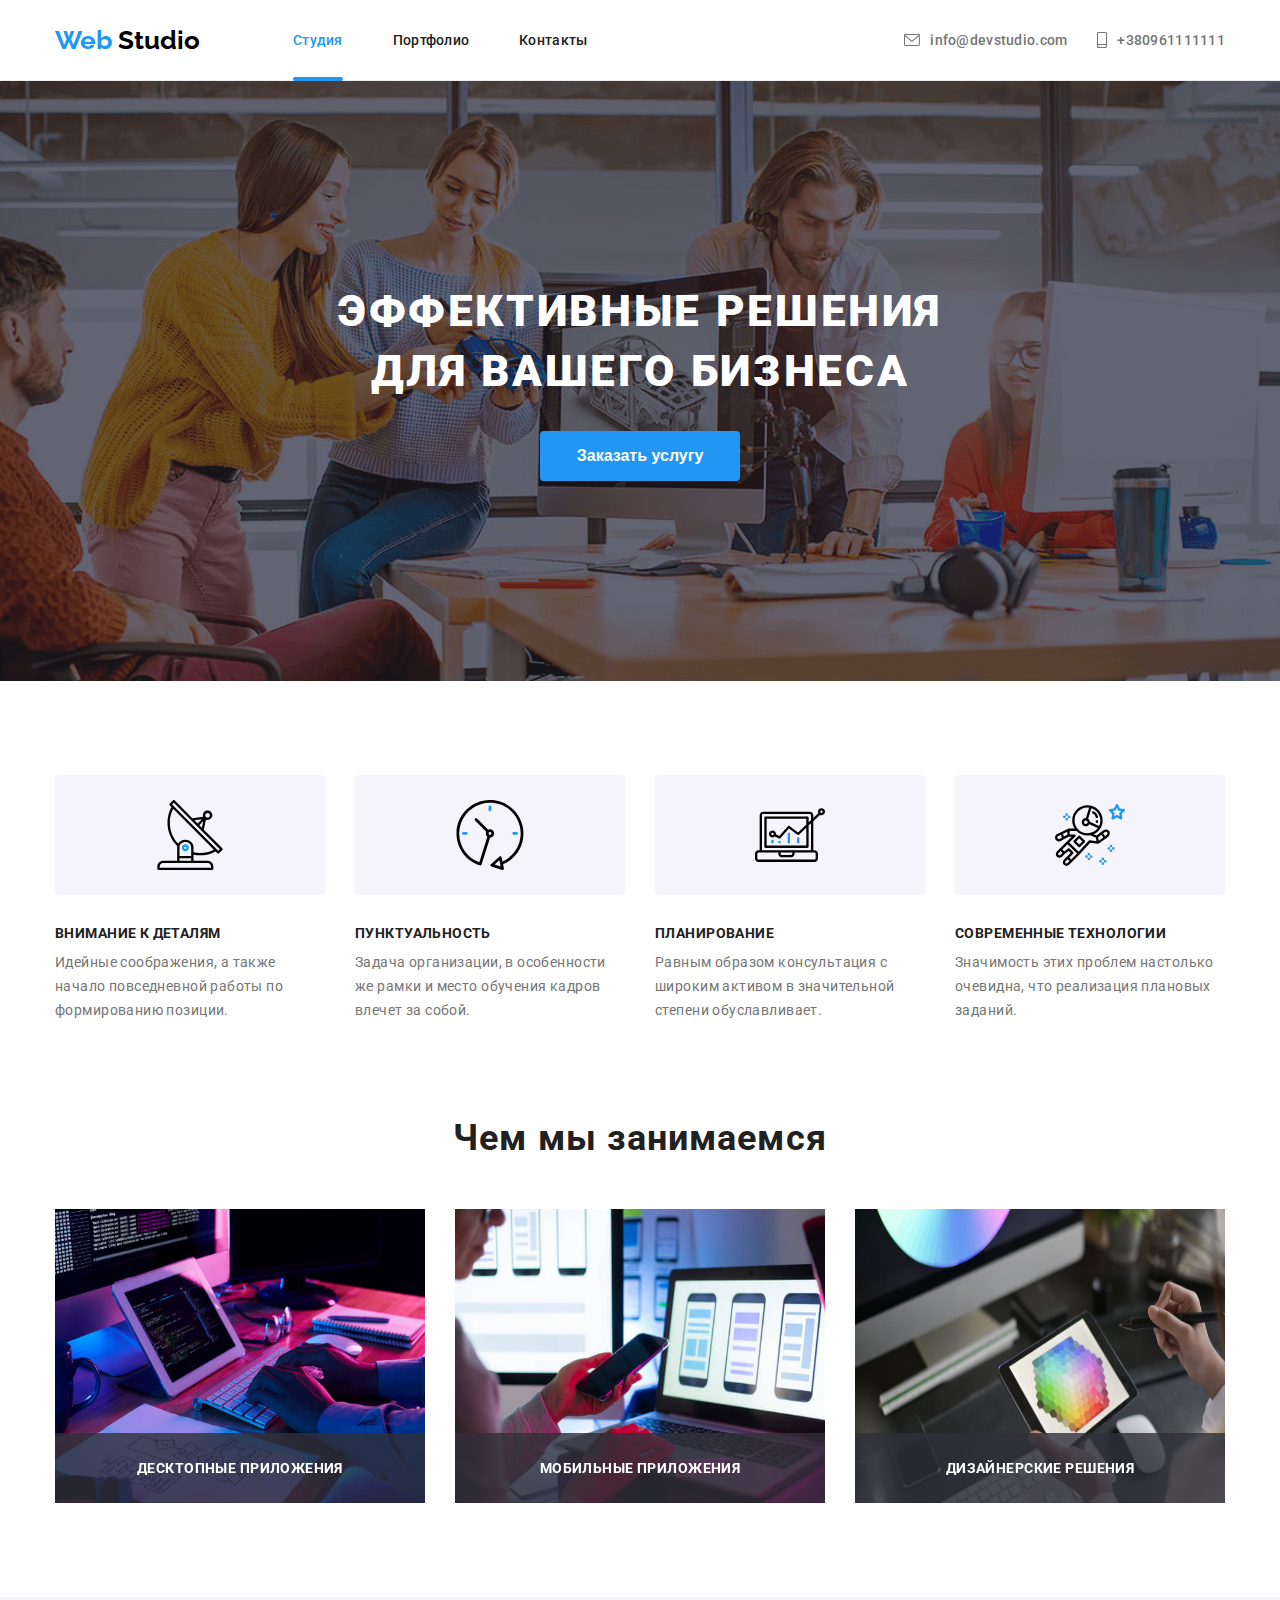
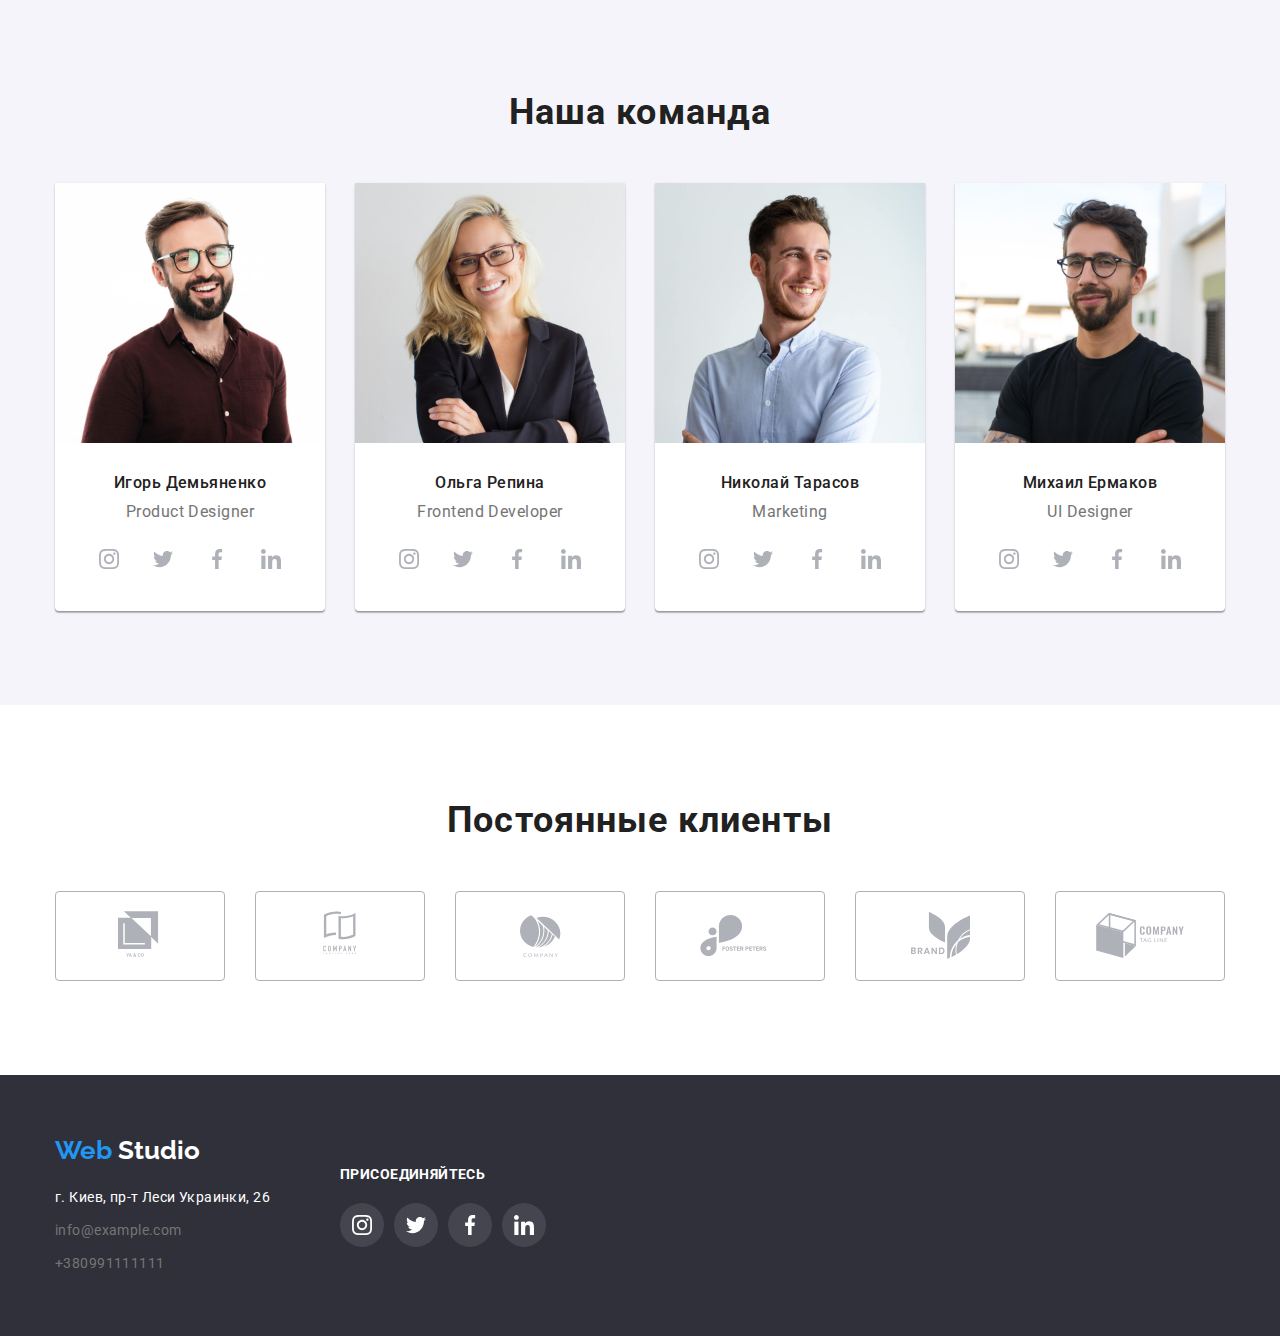
<file: index.html>
<!DOCTYPE html>
<html lang="ru">
<head>
    <meta charset="UTF-8">
    <meta name="viewport" content="width=device-width, initial-scale=1.0">
    <title>Web studio</title> 
    <link rel="stylesheet" href="https://cdnjs.com/libraries/modern-normalize">
    <link rel="stylesheet" href="./css/styles.css"/>
    <link rel="preconnect" href="https://fonts.gstatic.com">
    <link href="https://fonts.googleapis.com/css2?family=Raleway:wght@700&family=Roboto:wght@400;500;700;900&display=swap" rel="stylesheet">
</head>

<body class="body">

    <header class="header">
        <div class="conteiner">

            <a class="logo" href="/">
                <span class="logo-blue">Web</span> <span class="logo-black">Studio</span>
            </a>

            <nav class="nav">
                <ul class="nav__list">
                    <li class="nav__list-item">
                        <a class="nav__list-item-link current" href="">Студия</a>
                    </li>
                    <li class="nav__list-item">
                        <a class="nav__list-item-link" href="./portfolio/portfolio.html">Портфолио</a>
                    </li>
                    <li class="nav__list-item">
                        <a class="nav__list-item-link" href="">Контакты</a>
                    </li>
                </ul>
            </nav>

            <address class="address">
                <ul class="address-list">
                    <li class="address-list-item">
                        <a class="address__mail" href="mailto:info@example.com">
                                <svg class="address__mail-icon" width="16" height="12">
                                    <use href="./images/sprite.svg#envelope"></use>
                                </svg>
                            info@devstudio.com
                        </a>
                    </li>
                    <li class="address-list-item">
                        <a class="address__tel" href="tel:380991111111">
                                <svg class="address__tel-icon" width="10" height="16">
                                    <use href="./images/sprite.svg#smartphone"></use>
                                </svg>
                            +380961111111
                        </a>
                    </li>
                </ul>
            </address>

        </div>
    </header>  

    <main>

        <!--hero-->
        <section class="hero overlay">
            <div class="conteiner" >
            
                <h1 class="hero__title">Эффективные решения для вашего бизнеса</h1>
                <button class="hero__button" type="button" data-modal-open>Заказать услугу</button>
            
                <div class="backdrop is-hidden" data-modal>
                    <div class="modal">
                        <p class="modal-text"></p>
                        <button class="close" data-modal-close>
                            <svg class="close-icon">
                                <use href="./images/sprite.svg#close"></use>
                            </svg>
                        </button>
                    </div>
                </div>
            </div>
        </section>

        <!--Описание-->
        <section class="advantage">
            <div class="conteiner">
                <ul class="advantage__list">

                    <li class="advantage__list-item">
                        <svg class="advantage__list-icon" width="70" height="70">
                            <use href="./images/sprite.svg#antenna"></use>
                        </svg>
                        <h3 class="advantage__list-item-title">Внимание к деталям</h3>
                        <p class="advantage__list-item-description">Идейные соображения, а также начало повседневной работы по формированию позиции.</p>
                    </li>

                    <li class="advantage__list-item">
                        <svg class="advantage__list-icon" width="70" height="70">
                            <use href="./images/sprite.svg#clock"></use>
                        </svg>
                        <h3 class="advantage__list-item-title">Пунктуальность</h3>
                        <p class="advantage__list-item-description">Задача организации, в особенности же рамки и место обучения кадров влечет за собой.</p>
                    </li>

                    <li class="advantage__list-item">
                        <svg class="advantage__list-icon" width="70" height="70">
                            <use href="./images/sprite.svg#diagram"></use>
                        </svg>
                        <h3 class="advantage__list-item-title">Планирование</h3>
                        <p class="advantage__list-item-description">Равным образом консультация с широким активом в значительной степени обуславливает.</p>
                    </li> 

                    <li class="advantage__list-item">
                        <svg class="advantage__list-icon" width="70" height="70">
                            <use href="./images/sprite.svg#astronaut"></use>
                        </svg>
                        <h3 class="advantage__list-item-title">Современные технологии</h3>
                        <p class="advantage__list-item-description">Значимость этих проблем настолько очевидна, что реализация плановых заданий.</p>
                    </li>

                </ul>
            </div>
        </section>

        <!--Чем мы занимаемся-->
        <section class="activities">
            <div class="conteiner">
                <h2 class="aboutus__title">Чем мы занимаемся</h2>
                <ul class="activities__list">

                    <li class="activities__list-item">
                        <img class="activities__list-item-picture" src="./images/1.jpg" alt="Мужчина делает разметку на планшете" width="370" height="294">
                        <p class="activities__list-item-text">Десктопные приложения</p>
                    </li>

                    <li class="activities__list-item">
                        <img class="activities__list-item-picture" src="./images/2.jpg" alt="Женщина адаптирует приложение к телефону" width="370" height="294">
                        <p class="activities__list-item-text">Мобильные приложения</p>
                    </li>

                    <li class="activities__list-item">
                        <img class="activities__list-item-picture" src="./images/3.jpg" alt="На планшете изображена диаграмма цветов" width="370" height="294">
                        <p class="activities__list-item-text">Дизайнерские решения</p>
                    </li>

                </ul>
            </div>
        </section>

        <!--Команда-->
        <section class="team">
            <div class="conteiner">
                <h2 class="aboutus__title">Наша команда</h2>
                <ul class="team__list">

                    <li class="team__list-item">
                        <img class="team__list-item-photo" src="./images/4.jpg" alt="Мужчина в очках" width="270" height="260">
                        <div class="team__list-info">
                            <h3 class="team__list-item-name">Игорь Демьяненко</h3>
                            <p class="team__list-item-position" lang="en">Product Designer</p>
                            <ul class="social-list">
                                <li class="social-list-item">
                                    <a class="social-list_link" href="">
                                        <svg width="20px" height="20px" class="social-link-icon">
                                            <use href="./images/sprite.svg#instagram"></use>
                                        </svg>
                                    </a>
                                </li>
                                <li class="social-list-item">
                                    <a class="social-list_link" href="">
                                        <svg width="20px" height="20px" class="social-link-icon">
                                            <use href="./images/sprite.svg#twitter"></use>
                                        </svg>
                                    </a>
                                </li>
                                <li class="social-list-item">
                                    <a class="social-list_link" href="">
                                        <svg width="20px" height="20px" class="social-link-icon">
                                            <use href="./images/sprite.svg#facebook"></use>
                                        </svg>
                                    </a>
                                </li>
                                <li class="social-list-item">
                                    <a class="social-list_link" href="">
                                        <svg width="20px" height="20px" class="social-link-icon">
                                            <use href="./images/sprite.svg#linkedin"></use>
                                        </svg>
                                    </a>
                                </li>
                            </ul>    
                        </div>
                    </li>

                    <li class="team__list-item">
                        <img class="team__list-item-photo" src="./images/5.jpg" alt="Женщина блондинка" width="270" height="260">
                        <div class="team__list-info">
                            <h3 class="team__list-item-name">Ольга Репина</h3>
                            <p class="team__list-item-position" lang="en">Frontend Developer</p>
                            <ul class="social-list">
                                <li class="social-list-item">
                                    <a class="social-list_link" href="">
                                        <svg width="20px" height="20px" class="social-link-icon">
                                            <use href="./images/sprite.svg#instagram"></use>
                                        </svg>
                                    </a>
                                </li>
                                <li class="social-list-item">
                                    <a class="social-list_link" href="">
                                        <svg width="20px" height="20px" class="social-link-icon">
                                            <use href="./images/sprite.svg#twitter"></use>
                                        </svg>
                                    </a>
                                </li>
                                <li class="social-list-item">
                                    <a class="social-list_link" href="">
                                        <svg width="20px" height="20px" class="social-link-icon">
                                            <use href="./images/sprite.svg#facebook"></use>
                                        </svg>
                                    </a>
                                </li>
                                <li class="social-list-item">
                                    <a class="social-list_link" href="">
                                        <svg width="20px" height="20px" class="social-link-icon">
                                            <use href="./images/sprite.svg#linkedin"></use>
                                        </svg>
                                    </a>
                                </li>
                            </ul>    
                        </div>
                    </li>

                    <li class="team__list-item">
                        <img class="team__list-item-photo" src="./images/6.jpg" alt="Мужчина в рубашке" width="270" height="260">
                        <div class="team__list-info">
                            <h3 class="team__list-item-name">Николай Тарасов</h3>
                            <p class="team__list-item-position" lang="en">Marketing</p>
                            <ul class="social-list">
                                <li class="social-list-item">
                                    <a class="social-list_link" href="">
                                        <svg width="20px" height="20px" class="social-link-icon">
                                            <use href="./images/sprite.svg#instagram"></use>
                                        </svg>
                                    </a>
                                </li>
                                <li class="social-list-item">
                                    <a class="social-list_link" href="">
                                        <svg width="20px" height="20px" class="social-link-icon">
                                            <use href="./images/sprite.svg#twitter"></use>
                                        </svg>
                                    </a>
                                </li>
                                <li class="social-list-item">
                                    <a class="social-list_link" href="">
                                        <svg width="20px" height="20px" class="social-link-icon">
                                            <use href="./images/sprite.svg#facebook"></use>
                                        </svg>
                                    </a>
                                </li>
                                <li class="social-list-item">
                                    <a class="social-list_link" href="">
                                        <svg width="20px" height="20px" class="social-link-icon">
                                            <use href="./images/sprite.svg#linkedin"></use>
                                        </svg>
                                    </a>
                                </li>
                            </ul>    
                        </div>
                    </li>

                    <li class="team__list-item">
                        <img class="team__list-item-photo" src="./images/7.jpg" alt="Мужчина в черной футболке" width="270" height="260">
                        <div class="team__list-info">
                            <h3 class="team__list-item-name">Михаил Ермаков</h3>
                            <p class="team__list-item-position" lang="en">UI Designer</p>
                            <ul class="social-list">
                                <li class="social-list-item">
                                    <a class="social-list_link" href="">
                                        <svg class="social-link-icon" width="20px" height="20px">
                                            <use href="./images/sprite.svg#instagram"></use>
                                        </svg>
                                    </a>
                                </li>
                                <li class="social-list-item">
                                    <a class="social-list_link" href="">
                                        <svg width="20px" height="20px" class="social-link-icon">
                                            <use href="./images/sprite.svg#twitter"></use>
                                        </svg>
                                    </a>
                                </li>
                                <li class="social-list-item">
                                    <a class="social-list_link" href="">
                                        <svg width="20px" height="20px" class="social-link-icon">
                                            <use href="./images/sprite.svg#facebook"></use>
                                        </svg>
                                    </a>
                                </li>
                                <li class="social-list-item">
                                    <a class="social-list_link" href="">
                                        <svg width="20px" height="20px" class="social-link-icon">
                                            <use href="./images/sprite.svg#linkedin"></use>
                                        </svg>
                                    </a>
                                </li>
                            </ul>    
                        </div>
                    </li>

                </ul>
            </div>
        </section>
        <!--Клиенты-->
        <section class="clients">
            <div class="conteiner">
                <h2 class="our__clients">Постоянные клиенты</h2>
                <ul class="clients-list">
                    <li class="client-list-item">
                        <a href="" class="client-list-link">
                            <svg class="client-list-link-icon" width="44.27" height="49.23">
                                <use href="./images/sprite.svg#logo-1"></use>
                            </svg>
                        </a>
                    </li>
                    <li class="client-list-item">
                        <a href="" class="client-list-link">
                            <svg class="client-list-link-icon" width="40" height="52">
                                <use href="./images/sprite.svg#logo-2"></use>
                            </svg>
                        </a>
                    </li>
                    <li class="client-list-item">
                        <a href="" class="client-list-link">
                            <svg class="client-list-link-icon" width="41" height="42.6">
                                <use href="./images/sprite.svg#logo-3"></use>
                            </svg>
                        </a>
                    </li>
                    <li class="client-list-item">
                        <a href="" class="client-list-link">
                            <svg class="client-list-link-icon" width="79.66" height="42.02">
                                <use href="./images/sprite.svg#logo-4"></use>
                            </svg>
                        </a>
                    </li>
                    <li class="client-list-item">
                        <a href="" class="client-list-link">
                            <svg class="client-list-link-icon" width="59" height="47">
                                <use href="./images/sprite.svg#logo-5"></use>
                            </svg>
                        </a>
                    </li>
                    <li class="client-list-item">
                        <a href="" class="client-list-link">
                            <svg class="client-list-link-icon" width="88.48" height="45.44">
                                <use href="./images/sprite.svg#logo-6"></use>
                            </svg>
                        </a>
                    </li>
                </ul>
            </div>
        </section>
    </main>

    <footer class="footer">
        <div class="conteiner">
            <div class="footer__info">
                <a class="logo" href="/"><span class="logo-blue">Web</span> <span class="logo-white">Studio</span></a>
                <a class="location" href="https://goo.gl/maps/qaFEstwnK1gBPFC7A">г. Киев, пр-т Леси Украинки, 26</a>
                <ul class="footer__contacts">
                    <li class="footer__contact-item"> 
                        <a class="footer__mail" href="mailto:info@example.com">info@example.com</a> 
                    </li>
                    <li class="footer__contact-item"> 
                        <a class="footer__tel" href="tel:380991111111">+380991111111</a> 
                    </li>
                </ul>
            </div>

            <div class="footer__slogan__contacts">
                <span class="footer__slogan">Присоединяйтесь</span>
                <ul class="footer__contacts-list">

                    <li class="footer__contacts-item">
                        <a href="" class="footer__contacts-link">
                            <svg class="footer__contacts-icon" width="20px" height="20px">
                                <use href="./images/sprite.svg#instagram"></use>
                            </svg>
                        </a>
                    </li>

                    <li class="footer__contacts-item">
                        <a href="" class="footer__contacts-link">
                            <svg class="footer__contacts-icon" width="20px" height="20px">
                                <use href="./images/sprite.svg#twitter"></use>
                            </svg>
                        </a>
                    </li>

                    <li class="footer__contacts-item">
                        <a href="" class="footer__contacts-link">
                            <svg class="footer__contacts-icon" width="20px" height="20px">
                                <use href="./images/sprite.svg#facebook"></use>
                            </svg>
                        </a>
                    </li>

                    <li class="footer__contacts-item">
                        <a href="" class="footer__contacts-link">
                            <svg class="footer__contacts-icon" width="20px" height="20px">
                                <use href="./images/sprite.svg#linkedin"></use>
                            </svg>
                        </a>
                    </li>

                </ul>
            </div>
        </div>
    </footer>

    <script src="./js/modal.js"></script>
    
</body>
</html>
</file>
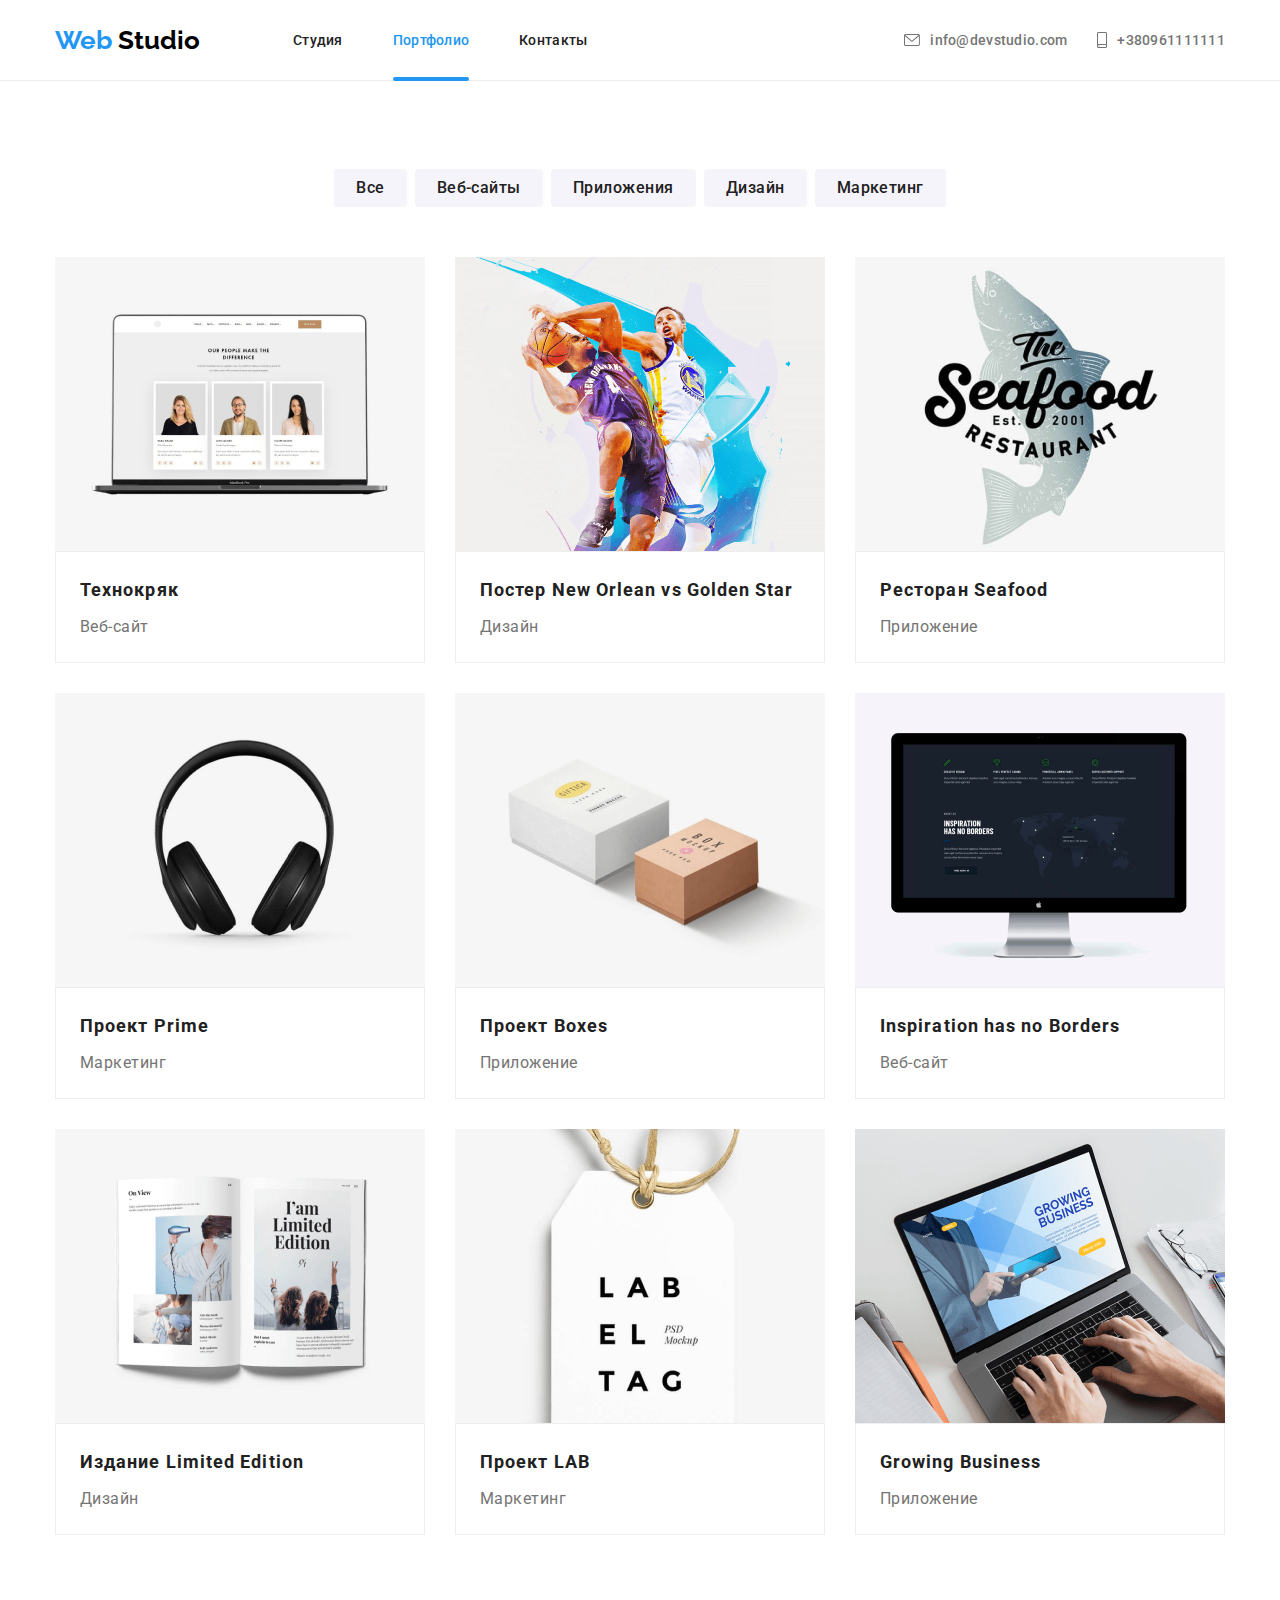
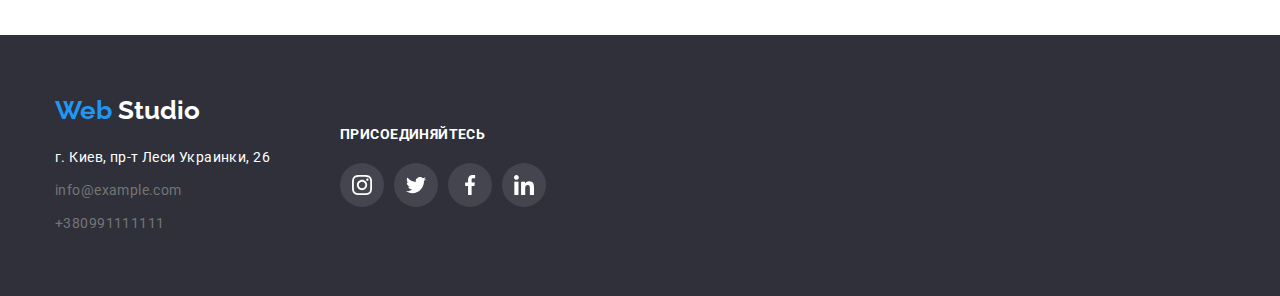
<file: portfolio/portfolio.html>
<!DOCTYPE html>
<html lang="en">
<head>
    <meta charset="UTF-8">
    <meta name="viewport" content="width=device-width, initial-scale=1.0">
    <title>Web studio</title>
    <link href="../css/styles.css" rel="stylesheet"/>
    <link rel="preconnect" href="https://fonts.gstatic.com">
    <link href="https://fonts.googleapis.com/css2?family=Raleway:wght@700&family=Roboto:wght@400;500;700;900&display=swap" rel="stylesheet">
</head>
<body>

    <header class="header">
        <div class="conteiner">
            <a class="logo" href="/">
                <span class="logo-blue">Web</span> <span class="logo-black">Studio</span>
            </a>

            <nav class="nav">
                <ul class="nav__list">
                    <li class="nav__list-item"> 
                        <a class="nav__list-item-link" href="../index.html">Студия</a>
                    </li>
                    <li class="nav__list-item"> 
                        <a class="nav__list-item-link current" href="">Портфолио</a>
                    </li>
                    <li class="nav__list-item"> 
                        <a class="nav__list-item-link" href="">Контакты</a>
                    </li>
                </ul>
            </nav>

            <address class="address">
                <ul class="address-list">
                    <li class="address-list-item">
                        <a class="address__mail" href="mailto:info@example.com">
                                <svg class="address__mail-icon" width="16" height="12">
                                    <use href="../images/sprite.svg#envelope"></use>
                                </svg>
                            info@devstudio.com
                        </a>
                    </li>
                    <li class="address-list-item">
                        <a class="address__tel" href="tel:380991111111">
                                <svg class="address__tel-icon" width="10" height="16">
                                    <use href="../images/sprite.svg#smartphone"></use>
                                </svg>
                            +380961111111
                        </a>
                    </li>
                </ul>
            </address>
        </div>
    </header>  

    <main>
        <section class="projects">
            <div class="conteiner">
                <!-- <h1>Портфолио</h1>-->

                <ul class="projects__buttons-list">
                    <li class="project__buttons-list-item">
                        <button class="project__buttons-list-item-button" type="button">Все</button>
                    </li>
                    <li class="project__buttons-list-item">
                        <button class="project__buttons-list-item-button" type="button">Веб-сайты</button>
                    </li>
                    <li class="project__buttons-list-item">
                        <button class="project__buttons-list-item-button" type="button">Приложения</button>
                    </li>
                    <li class="project__buttons-list-item">
                        <button class="project__buttons-list-item-button" type="button">Дизайн</button>
                    </li>
                    <li class="project__buttons-list-item">
                        <button class="project__buttons-list-item-button" type="button">Маркетинг</button>
                    </li>
                </ul>

                <ul class="projects-list">
                    
                    <li class="projects-list-item">
                        <a href="" class="projects-list-item-link">
                            <div class="projects-list-menu-desc">
                                <img class="projects-list-picture" src="./images-portfolio/8.png" alt="Макет веб сайта" width="370" height="294"/>
                                <p class="projects-list-description is-hidden-desc">Технокряк это современная площадка распространения коронавируса. Компании используют эту платформу для цифрового шпионажа и атак на защищённые сервера конкурентов.</p>
                            </div>
                            <div class="projects-list-item-border">
                                <h2 class="projects-list-title">Технокряк</h2>
                                <p class="projects-list-text">Веб-сайт</p>
                            </div>
                        </a>
                    </li>
                    
                    <li class="projects-list-item">
                        <a href="" class="projects-list-item-link">
                            <div class="projects-list-menu-desc">
                                <img class="projects-list-picture" src="./images-portfolio/9.png" alt="Пример постера" width="370" height="294"/>
                                <p class="projects-list-description is-hidden-desc">Технокряк это современная площадка распространения коронавируса. Компании используют эту платформу для цифрового шпионажа и атак на защищённые сервера конкурентов.</p>
                            </div>
                            <div class="projects-list-item-border">
                                <h2 class="projects-list-title">Постер New Orlean vs Golden Star</h2>
                                <p class="projects-list-text">Дизайн</p>
                            </div>
                        </a>
                    </li>
                    
                    <li class="projects-list-item">
                        <a href="" class="projects-list-item-link">
                            <div class="projects-list-menu-desc">
                                <img class="projects-list-picture" src="./images-portfolio/10.png" alt="Логотип ресторана" width="370" height="294"/>
                                <p class="projects-list-description is-hidden-desc">Технокряк это современная площадка распространения коронавируса. Компании используют эту платформу для цифрового шпионажа и атак на защищённые сервера конкурентов.</p>
                            </div>
                            <div class="projects-list-item-border">
                                <h2 class="projects-list-title">Ресторан Seafood</h2>
                                <p class="projects-list-text">Приложение</p>
                            </div>
                        </a>
                    </li>
                    
                    <li class="projects-list-item">
                        <a href="" class="projects-list-item-link">
                            <div class="projects-list-menu-desc">
                                <img class="projects-list-picture" src="./images-portfolio/11.png" alt="Наушники" width="370" height="294"/>
                                <p class="projects-list-description is-hidden-desc">Технокряк это современная площадка распространения коронавируса. Компании используют эту платформу для цифрового шпионажа и атак на защищённые сервера конкурентов.</p>
                            </div>
                            <div class="projects-list-item-border">
                                <h2 class="projects-list-title">Проект Prime</h2>
                                <p class="projects-list-text">Маркетинг</p>
                            </div>
                        </a>
                    </li>
                    
                    <li class="projects-list-item">
                        <a href="" class="projects-list-item-link">
                            <div class="projects-list-menu-desc">
                                <img class="projects-list-picture" src="./images-portfolio/12.png" alt="Две картонные коробки" width="370" height="294"/>
                                <p class="projects-list-description is-hidden-desc">Технокряк это современная площадка распространения коронавируса. Компании используют эту платформу для цифрового шпионажа и атак на защищённые сервера конкурентов.</p>
                            </div>
                            <div class="projects-list-item-border">
                                <h2 class="projects-list-title">Проект Boxes</h2>
                                <p class="projects-list-text">Приложение</p>
                            </div>
                        </a>
                    </li>
                    
                    <li class="projects-list-item">
                        <a href="" class="projects-list-item-link">
                            <div class="projects-list-menu-desc">
                                <img class="projects-list-picture" src="./images-portfolio/13.png" alt="Монитор компьютера" width="370" height="294"/>
                                <p class="projects-list-description is-hidden-desc">Технокряк это современная площадка распространения коронавируса. Компании используют эту платформу для цифрового шпионажа и атак на защищённые сервера конкурентов.</p>
                            </div>
                            <div class="projects-list-item-border">
                                <h2 class="projects-list-title">Inspiration has no Borders</h2>
                                <p class="projects-list-text">Веб-сайт</p>
                            </div>
                        </a>
                    </li>
                    
                    <li class="projects-list-item">
                        <a href="" class="projects-list-item-link">
                            <div class="projects-list-menu-desc">
                                <img class="projects-list-picture" src="./images-portfolio/14.png" alt="Раскрытая книга" width="370" height="294"/>
                                <p class="projects-list-description is-hidden-desc">Технокряк это современная площадка распространения коронавируса. Компании используют эту платформу для цифрового шпионажа и атак на защищённые сервера конкурентов.</p>
                            </div>
                            <div class="projects-list-item-border">
                                <h2 class="projects-list-title">Издание Limited Edition</h2>
                                <p class="projects-list-text">Дизайн</p>
                            </div>
                        </a>
                    </li>
                    
                    <li class="projects-list-item">
                        <a href="" class="projects-list-item-link">
                            <div class="projects-list-menu-desc">
                                <img class="projects-list-picture" src="./images-portfolio/15.png" alt="Фирменный знак" width="370" height="294"/>
                                <p class="projects-list-description is-hidden-desc">Технокряк это современная площадка распространения коронавируса. Компании используют эту платформу для цифрового шпионажа и атак на защищённые сервера конкурентов.</p>
                            </div>
                            <div class="projects-list-item-border">
                                <h2 class="projects-list-title">Проект LAB</h2>
                                <p class="projects-list-text">Маркетинг</p>
                            </div>
                        </a>
                    </li>
                    
                    <li class="projects-list-item">
                        <a href="" class="projects-list-item-link">
                            <div class="projects-list-menu-desc">
                                <img class="projects-list-picture" src="./images-portfolio/16.png" alt="Открыта старничка приложения на ноутбуке" width="370" height="294"/>
                                <p class="projects-list-description is-hidden-desc">Технокряк это современная площадка распространения коронавируса. Компании используют эту платформу для цифрового шпионажа и атак на защищённые сервера конкурентов.</p>
                            </div>
                            <div class="projects-list-item-border">
                                <h2 class="projects-list-title">Growing Business</h2>
                                <p class="projects-list-text">Приложение</p>
                            </div>
                        </a>
                    </li>
                    
                </ul>
            </div>
        </section>

    </main>

    <footer class="footer">
        <div class="conteiner">
            <div class="footer__info">
                <a class="logo" href="/"><span class="logo-blue">Web</span> <span class="logo-white">Studio</span></a>
                <a class="location" href="https://goo.gl/maps/qaFEstwnK1gBPFC7A">г. Киев, пр-т Леси Украинки, 26</a>
                <ul class="footer__contacts">
                    <li class="footer__contact-item"> 
                        <a class="footer__mail" href="mailto:info@example.com">info@example.com</a> 
                    </li>
                    <li class="footer__contact-item"> 
                        <a class="footer__tel" href="tel:380991111111">+380991111111</a> 
                    </li>
                </ul>
            </div>

            <div class="footer__slogan__contacts">
                <span class="footer__slogan">Присоединяйтесь</span>
                <ul class="footer__contacts-list">

                    <li class="footer__contacts-item">
                        <a href="" class="footer__contacts-link">
                            <svg class="footer__contacts-icon" width="20px" height="20px">
                                <use href="../images/sprite.svg#instagram"></use>
                            </svg>
                        </a>
                    </li>

                    <li class="footer__contacts-item">
                        <a href="" class="footer__contacts-link">
                            <svg class="footer__contacts-icon" width="20px" height="20px">
                                <use href="../images/sprite.svg#twitter"></use>
                            </svg>
                        </a>
                    </li>

                    <li class="footer__contacts-item">
                        <a href="" class="footer__contacts-link">
                            <svg class="footer__contacts-icon" width="20px" height="20px">
                                <use href="../images/sprite.svg#facebook"></use>
                            </svg>
                        </a>
                    </li>

                    <li class="footer__contacts-item">
                        <a href="" class="footer__contacts-link">
                            <svg class="footer__contacts-icon" width="20px" height="20px">
                                <use href="../images/sprite.svg#linkedin"></use>
                            </svg>
                        </a>
                    </li>

                </ul>
            </div>
        </div>
    </footer>

</body>
</html>
</file>
<file: css/styles.css>
:root {
    --accent-color: #2196F3;
    --color-title: #212121;
    --color-description: #757575;
    --color-lead: #ffffff;
    --main-font: 'Roboto', sans-serif;
    --secondary-font: 'Raleway', sans-serif;
    --projects-list-gap: 30px;
    --duration: 250ms;
    --timing-function: cubic-bezier(0.4, 0, 0.2, 1);
}

body {
    font-family: var(--main-font);
    font-style: normal;
    margin: 0;
}

/*=============== COMPONENTS ===============*/
*, 
*::before, 
*::after {
    box-sizing: border-box;
} 

h1,
h2,
h3,
h4,
h5,
h6 {
    margin: 0;
    padding: 0;
}

ul,
ol {
    margin: 0;
    padding: 0;
}

p {
    margin: 0;
    padding: 0;
}

img {
    display: block;
    min-width: 100%;
}

.nav__list-item:hover,
.nav__list-item:focus,
.address__tel:hover,
.address__tel:focus,
.address__mail:hover,
.address__mail:focus,
.nav__list-item-link:hover,
.nav__list-item-link:focus,
.footer__mail:hover,
.footer__mail:focus,
.footer__tel:hover,
.footer__tel:focus {
    color: var(--accent-color);
}

.address__mail:hover .address__mail-icon,
.address__mail:focus .address__mail-icon,
.address__tel:focus .address__tel-icon,
.address__tel:focus .address__tel-icon {
    fill: var(--accent-color);
}

.address__mail-icon {
    margin-right: 10px;
    transition-duration: var(--duration);
    transition-timing-function: var(--timing-function);
}

.address__tel-icon {
    margin-right: 10px;
}

.address__mail,
.address__tel {
    display: flex;
    align-items:center;
}

.nav__list-item,
.address__mail,
.address__tel {
    font-style: normal;
    font-weight: 500;
    font-size: 14px;
    line-height: 1.143;
    letter-spacing: 0.02em;
    text-decoration: none;
    color: var(--color-description);
    transition-duration: var(--duration);
    transition-timing-function: var(--timing-function);
}

/*=============== END COMPONENTS ===============*/

/*=============== HEADER ===============*/
.header {
    border-bottom: 1px solid #ECECEC;
}
.header .conteiner,
.footer .conteiner {
    display: flex;
    align-items: center;
}

.conteiner {
    width: 1200px;
    padding: 0 15px;
    margin: 0 auto;
    box-sizing: border-box;
}
.nav__list,
.address-list,
.advantage__list,
.activities__list,
.team__list,
.footer__contacts,
.projects__buttons-list,
.projects-list,
.clients-list {
    list-style-type: none;
}

header .logo {
    margin-right: 93px;
}
.header .address {
    margin-left: auto;
}

.header .address__mail {
    margin-right: 30px;
}

.address__mail,
.address__tel {
    fill: currentColor;
}

.logo {
    font-family: var(--secondary-font);
    font-weight: 700;
    font-size: 26px;
    line-height: 1.192;
    text-decoration: none;
}

.logo-blue {
    color: #2196F3;
}

.logo-black {
    color: #000000;
}

.logo-white {
    color: #ffffff;
}

.nav,
.nav__list,
.address-list {
    display: flex;
}

.nav__list-item-link {
    display: inline-block;
    text-decoration: none;
    padding-top: 32px;
    padding-bottom: 32px;
    color: var(--color-title);
    transition-duration: var(--duration);
    transition-timing-function: var(--timing-function);
}

.nav__list-item:not(:last-child) {
    margin-right: 50px;
}

.current {
    position: relative;
    color: var(--accent-color);
}

.current::after {
    content:"";
    display: inline-block;
    background-color:var(--accent-color);
    position: absolute;
    bottom: -1px;
    right: 0;
    
    width: 100%;
    height: 4px;

    border-radius: 2px;  
}

/*=============== END HEADER ===============*/

/*=============== HERO ===============*/
.hero {
    display: flex;
    padding-top: 200px;
    padding-bottom: 200px;
    background-color: #C4C4C4;
} 

.hero .conteiner {
    box-sizing: border-box;
    text-align: center;
    justify-content: center;
    align-content: center;
}

.hero__title {
    font-weight: 900;
    font-size: 44px;
    line-height: 1.364;
    text-transform: uppercase;
    color: var(--color-lead);
    letter-spacing: 0.06em;

    max-width: 696px;
    margin-right: auto;
    margin-left: auto;
    margin-bottom: 30px;
}

.hero__button {
    font-weight: 700;
    font-size: 16px;
    line-height: 1.875;
    color: var(--color-lead);
    background-color: var(--accent-color);
    min-width: 200px;
    border-radius: 4px;
    padding: 10px 32px;
    border: 0px;
}

.project__buttons-list-item-button:hover,
.project__buttons-list-item-button:focus,
.button:hover,
.button:focus {
    background-color: var(--accent-color);
    cursor: pointer;
    color: var(--color-lead);
    /*transition-duration: var(--duration);
    transition-timing-function: var(--timing-function);*/
}

.overlay {
    max-width: 1600px;
    height: 600px;
    margin-left: auto;
    margin-right: auto;
    background-image: linear-gradient(to right,
        rgba(47, 48, 58, 0.4),
        rgba(47, 48, 58, 0.4)),
        url(../images/bg-img.png);
    background-repeat: no-repeat;
    background-position: center;
    background-size: cover;
    
}

.backdrop {
    position: fixed;
    left: 0;
    top: 0;

    width: 100%;
    height: 100%;

    background-color: rgba(0, 0, 0, 0.2);
}

.backdrop.is-hidden {
    opacity: 0;
    pointer-events: none;
}

.modal {
    position: absolute;
    top:50%;
    left:50%;
    transform: translate(-50%, -50%);

    width: 528px;
    height: 521px;

    background-color: #ffffff;
}

.close {
    position: absolute;
    top:8px;
    left:490px;

    display: flex;
    align-items: center;

    width: 30px;
    height: 30px;
    border-radius:50%;
}

.close-icon {
    width: 18px;
    height: 18px;
}

/*=============== END HERO ===============*/

/*=============== DISCRIPTION ===============*/
.advantage__list {
    display: flex;
   flex-wrap: wrap;
}

.advantage,
.clients {
    padding-top: 94px;
    padding-bottom: 94px;
}

.advantage__list-icon {
    display: flex;
    justify-content: center;
    align-items: center;
    width: 270px;
    height: 120px;
    background-color: #F5F4FA;
    border-radius: 4px;
    margin-bottom: 30px;
    padding: 25px 100px;
}

.advantage__list-item:not(:last-child) {
    padding-right: 30px;
}
.advantage__list-item-title {
    font-weight: 700;
    font-size: 14px;
    line-height: 1.143;
    letter-spacing: 0.03em;
    text-transform: uppercase;
    color: var(--color-title);
    padding-bottom: 10px;
}

.advantage__list-item-description {
    width: 270px;
    font-weight: 400;
    font-size: 14px;
    line-height: 1.714;
    letter-spacing: 0.03em;
    color: var(--color-description);
}
/*=============== END DISCRIPTION ===============*/

/*=============== ACTIVITIES ===============*/
.activities {
    padding-bottom: 94px;
}

.aboutus__title,
.our__clients {
    display: flex;
    justify-content: center;
    font-weight: 700;
    font-size: 36px;
    line-height: 1.167;
    letter-spacing: 0.03em;
    color: var(--color-title);
    margin-bottom: 50px;
}

.activities__list {
    display: flex;
}

.activities__list-item{
    position: relative;
}

.activities__list-item:not(:last-child) {
    margin-right: 30px;
}

.activities__list-item-text {
    position: absolute;
    top:224px;
    left:0;

    display: flex;
    align-items: center;
    justify-content: center;

    width: 100%;
    height: 70px;

    font-family: var(--main-font);
    font-weight: 700;
    font-size: 14px;
    line-height: 1.143;
    letter-spacing: 0.03em;
    color:var(--color-lead);
    text-transform: uppercase;

    background-color:  rgba(47, 48, 58, 0.8)
}
/*=============== END ACTIVITIES ===============*/

/*=============== TEAM ===============*/
.team {
    background-color: #F5F4FA;
    padding-top: 94px;
    padding-bottom: 94px;
}

.team__list{
    display: flex; 
}

.team__list-item {
    text-align: center;
    box-shadow: 
        0px 1px 3px rgba(0, 0, 0, 0.12), 
        0px 1px 1px rgba(0, 0, 0, 0.14), 
        0px 2px 1px rgba(0, 0, 0, 0.2);
    border-radius: 0px 0px 4px 4px;
    background: #FFFFFF;
}

.team__list-item:not(:last-child) {
    margin-right: 30px;
}

.team__list-info {
    padding: 30px 32px;
}

.team__list-item-name {
    font-weight: 500;
    font-size: 16px;
    line-height: 1.188;
    letter-spacing: 0.03em;
    color: var(--color-title);
}
.team__list-item-position {
    font-weight: 400;
    font-size: 16px;
    line-height: 19px;
    letter-spacing: 0.03em;
    color: var(--color-description);
    padding-top: 10px;
}

.social-list {
    display: flex;
    justify-content: space-between;
    list-style: none;
    margin: 0;
    padding-top: 16px;
}

.social-list_link,
.footer__contacts-link {
    display: flex;
    justify-content: center;
    align-items: center;
    width: 44px;
    height: 44px;
    border-radius: 50%;
    
    transition-duration: var(--duration);
    transition-timing-function: var(--timing-function);
}

.social-list_link:hover,
.social-list_link:focus,
.footer__contacts-link:hover,
.footer__contacts-link:focus {
    background-color: var(--accent-color);
}

.social-list_link:hover .social-link-icon,
.social-list_link:focus .social-link-icon {
    fill: var(--color-lead);
}

.social-list_link {
    fill: #AFB1B8;
}
/*=============== END TEAM ===============*/

/*=============== CLIENTS ===============*/
.clients-list {
    display: flex;
    justify-content: space-between;
}

.client-list-link {
    display: flex;
    justify-content: center;
    align-items: center;
    border: 1px solid #AFB1B8;
    border-radius: 4px;
    width: 170px;
    height: 90px;

    transition-duration: var(--duration);
    transition-timing-function: var(--timing-function);
}

.client-list-link:hover,
.client-list-link:focus {
    color: var(--accent-color);
    border: 1px solid var(--accent-color);
}

.client-list-link-icon {
    fill: #AFB1B8;
    
    transition-duration: var(--duration);
    transition-timing-function: var(--timing-function);
}

.client-list-link:hover .client-list-link-icon,
.client-list-link:focus .client-list-link-icon {
    fill: var(--accent-color);
}

/*=============== END CLIENTS ===============*/

/*=============== FOOTER ===============*/
.footer {
    background-color: #2F303A;
    padding-top: 60px;
    padding-bottom: 60px;
}

.location {
    display: block;
    font-weight: 400;
    font-size: 14px;
    line-height: 1.714;
    letter-spacing: 0.03em;
    color: var(--color-lead);
    text-decoration: none;
    margin-top: 20px;
}

.footer__mail,
.footer__tel {
    font-style: normal;
    font-weight: 400;
    font-size: 14px;
    line-height: 1.714;
    letter-spacing: 0.03em;
    text-decoration: none;
    color: var(--color-description);

    transition-duration: var(--duration);
    transition-timing-function: var(--timing-function);
}

.footer__slogan {
    font-family: var(--main-font);
    font-style: normal;
    font-weight: 700;
    font-size:14px;
    line-height: 1.143;
    letter-spacing: 0.03em;
    color: var(--color-lead);
    text-transform: uppercase;
}

.footer__contacts-list {
    display: flex;
    justify-content: space-between;
    list-style: none;
    padding-top: 20px;
}

.footer__contact-item {
    padding-top: 9px;
}

.footer__info,
.footer__contacts {
    display: block;
}

.footer__info {
    margin-right: 70px;
}

.footer__contacts-icon {
    fill: var(--color-lead);
}

.footer__contacts-item {
    display: flex;
    align-items: center;
    width: 44px;
    height: 44px;
    background-color: rgba(255, 255, 255, 0.1);
    border-radius: 50%;
}

.footer__contacts-item:not(:last-child) {
    margin-right: 10px;
}
/*=============== END FOOTER ===============*/


/*================== PROJECTS ==================*/

.projects {
    padding-top: 88px;
    padding-bottom: 100px;
}

.projects__buttons-list {
    display: flex;
    justify-content: center;
    margin-bottom: 50px;
}

.projects-list {
    display: flex;
    flex-wrap: wrap;
    margin-left: calc(-1*var(--projects-list-gap));
    margin-top: calc(-1*var(--projects-list-gap));
}

.projects-list-item {
    background-color: #FFFFFF;
    flex-basis: calc(100/3 - var(--projects-list-gap));
    margin-left: var(--projects-list-gap);
    margin-top: var(--projects-list-gap);  
}

.projects-list-item-border{
    border: 1px solid #EEEEEE;
    padding: 20px 24px;

}
.projects-list-item:hover,
.projects-list-item:focus {
    box-shadow: 
        0px 1px 1px rgba(0, 0, 0, 0.12), 
        0px 4px 4px rgba(0, 0, 0, 0.06),
        1px 4px 6px rgba(0, 0, 0, 0.16);
    cursor: pointer;
}

.project__buttons-list-item:not(:last-child) {
    padding-right: 8px;
}

.project__buttons-list-item-button,
.button {
    font-weight: 500;
    font-size: 16px;
    line-height: 1.625;
    letter-spacing: 0.03em;
    color: var(--color-title);
    background: #F5F4FA;
    border-radius: 4px;
    border: none;
    padding: 6px 22px;
    font-family: var(--main-font);
    transition-duration: var(--duration);
    transition-timing-function: var(--timing-function);
    }

.projects-list-text {
    padding: 4px 0 0 0;
}

.projects-list-title {
    font-weight: 700;
    font-size: 18px;
    line-height: 2.000;
    letter-spacing: 0.06em;
    color: var(--color-title);
}

.projects-list-text {
    font-weight: 400;
    font-size: 16px;
    line-height: 1.875;
    letter-spacing: 0.03em;
    color: var(--color-description);
}

.projects-list-item-link {
    display: block;
    text-decoration: none;
}

.projects-list-menu-desc {
    position: relative;
    overflow: hidden;

}

.projects-list-description {
    position: absolute;
    top: 0%;
    left: 0%;
    transform: translateY(100%);
    transition: transform var(--duration) var(--timing-function);

    width: 100%;
    height: 100%;
    padding-top: 63px;
    padding-right: 24px;
    padding-bottom: 63px;
    padding-left: 24px;
    

    font-family: Roboto;
    font-style: normal;
    font-weight: normal;
    font-size: 18px;
    line-height: 1.556;
    letter-spacing: 0.03em;
    color: var(--color-lead);
    background-color:rgba(33, 150, 243, 0.9);
}

.projects-list-item-link:hover .is-hidden-desc,
.projects-list-item-link:focus .is-hidden-desc  {
    transform: translateY(0%);
}

/*================== END PROJECTS ==================*/
</file>
